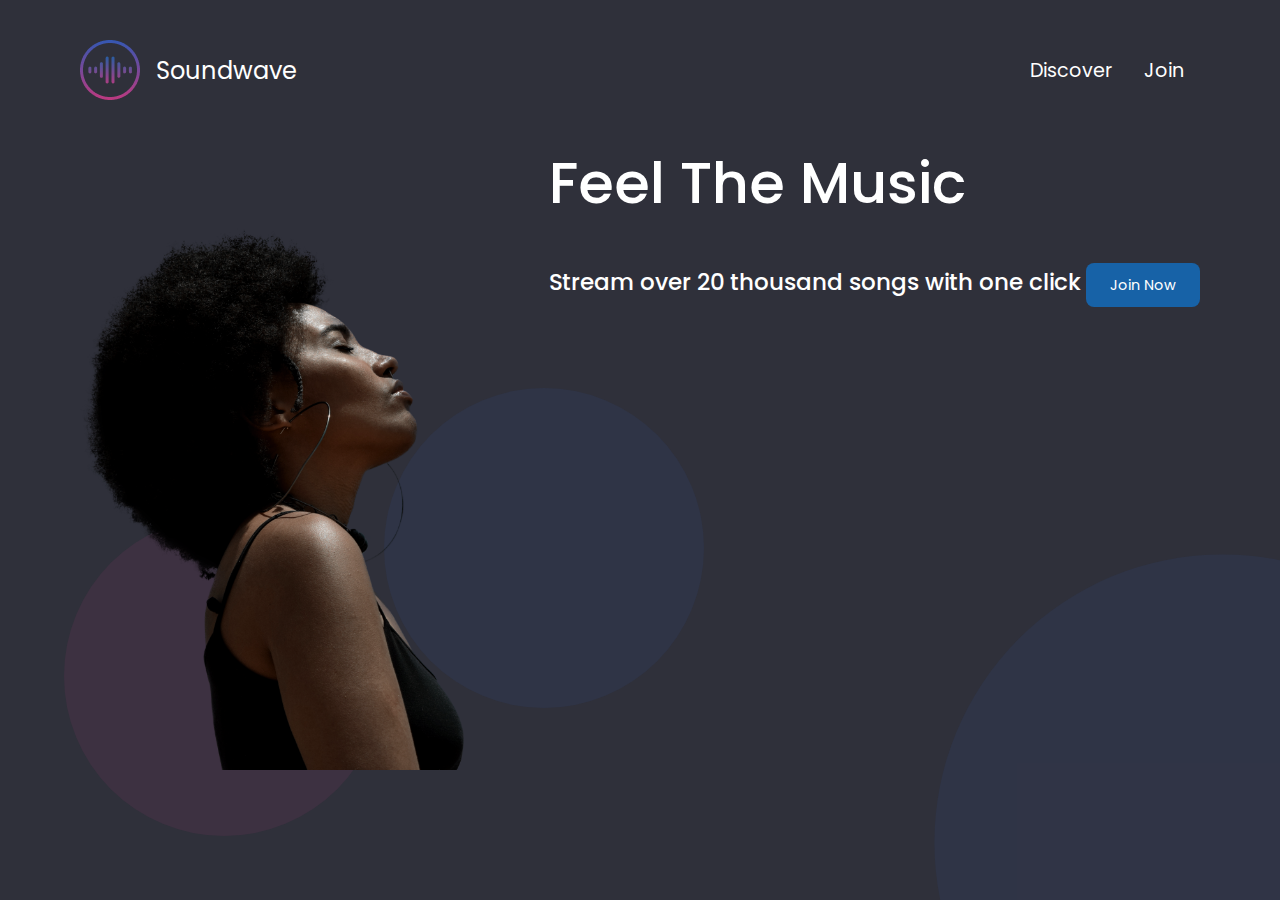
<file: index.html>
<!DOCTYPE html>
<html lang="en">
<head>
  <meta charset="UTF-8">
  <meta name="viewport" content="width=device-width, initial-scale=1.0">
  <meta http-equiv="X-UA-Compatible" content="IE=edge">
  <meta name="viewport" content="width=device-width, initial-scale=1.0">
  <link rel="stylesheet" href="styles.css">
  <link rel="stylesheet" href="index.css">
  <title>Soundwave</title>
</head>
<body class="container full-height-grow">
  <header class="main-header">
      <a href="/" class="brand-logo">
        <img src="images/logo.png">
        <div class="brand-logo-name">Soundwave</div>
      </a>
      <nav class="main-nav">
          <ul>
              <li><a href="discover.html">Discover</a></li>
              <li><a href="join.html">Join</a></li>
          </ul>
      </nav>
  </header>
  <section class="home-main-section">
    <div class="img_wrapper">
      <div class="lady-image"></div>
    </div>
    <div class="call-to-action"></div>
    <div>
      <h1 class="title">Feel The Music</h1>
      <span class="subtitle">Stream over 20 thousand songs with one click</span>
      <a href="join.html" class="btn">Join Now</a>
    </div>
  </section>
  <div class="home-page-circle-1"></div>
  <div class="home-page-circle-2"></div>
  <div class="home-page-circle-3"></div>
</body>
</html>
</file>
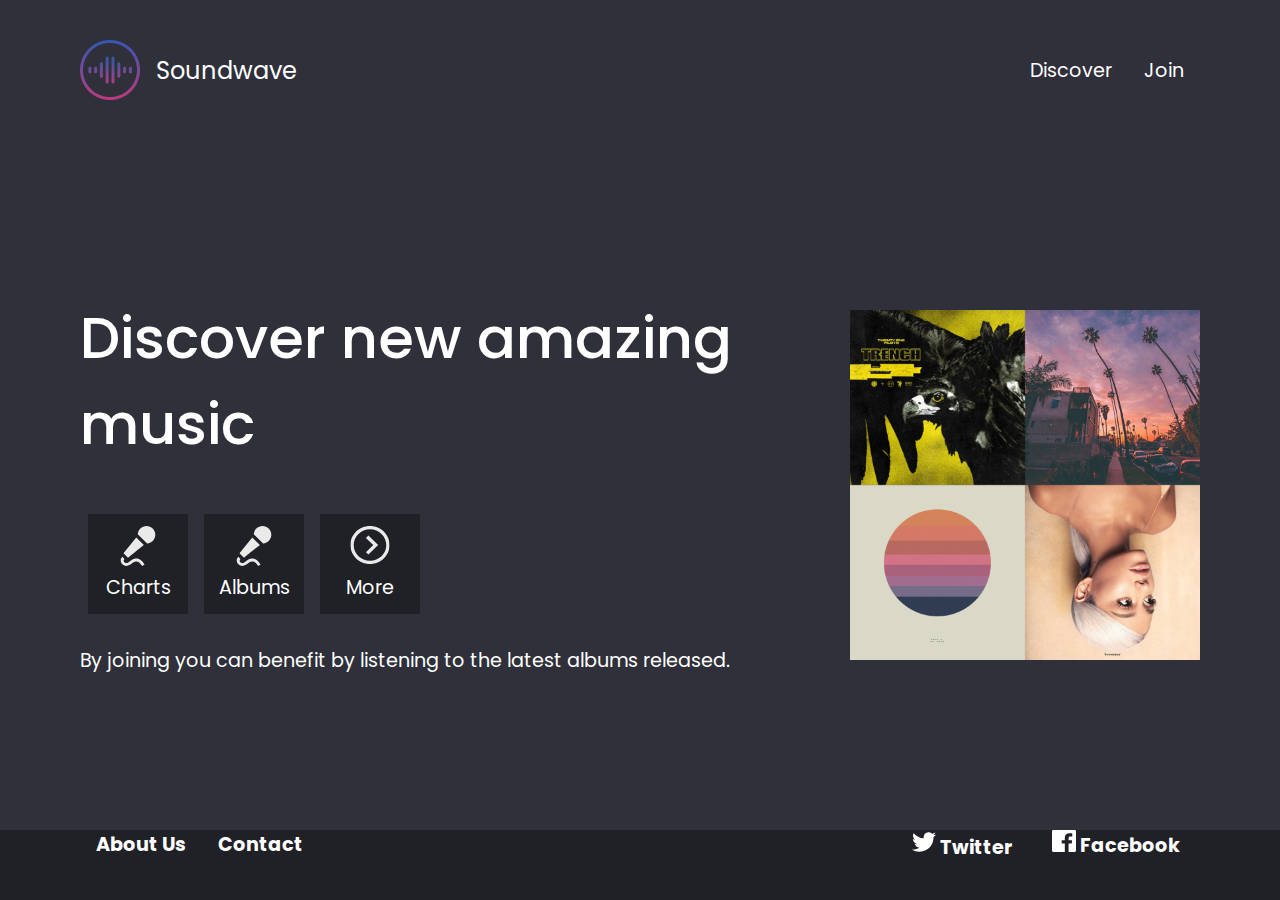
<file: discover.html>
<!DOCTYPE html>
<html lang="en">
<head>
  <meta charset="UTF-8">
  <meta name="viewport" content="width=device-width, initial-scale=1.0">
  <meta http-equiv="X-UA-Compatible" content="IE=edge">
  <meta name="viewport" content="width=device-width, initial-scale=1.0">
  <link rel="stylesheet" href="styles.css">
  <link rel="stylesheet" href="discover.css">
  <title>Soundwave - Discover</title>
</head>
<body class="full-height-grow">
    <div class="container full-height-grow">
        <header class="main-header">
            <a href="/" class="brand-logo">
                <img src="images/logo.png">
                <div class="brand-logo-name">Soundwave</div>
            </a>
            <nav class="main-nav">
                <ul>
                    <li><a href="discover.html">Discover</a></li>
                    <li><a href="join.html">Join</a></li>
                </ul>
            </nav>
        </header>
      <section class="discover-main-section">
        <div class="call-to-action">
           <h1 class="title">Discover new amazing music</h1> 
           <div class="icon-section">
               <div class="icon">
                   <img src="images/microphone.svg">
                   Charts
               </div>
               <div class="icon">
                    <img src="images/microphone.svg">
                    Albums
                </div>
                <div class="icon">
                    <img src="images/more.svg">
                    More
                </div>
           </div>
         By joining you can benefit by listening to the latest albums released. 
        </div>
        <img class="covers-image" src="images/covers.jpg">
      </section>  
    </div>
  <footer class="main-footer">
      <div class="container">
          <nav class="footer-nav">
              <ul>
                  <li><a href="#">About Us</a></li>
                  <li><a href="#">Contact</a></li>
              </ul>
          </nav>
          <nav class="footer-nav">
            <ul>
                <li>
                    <a href="#" class="social-link">
                    <img src="images/twitter.svg">
                    Twitter    
                    </a>
                  </li>
                <li> 
                    <a href="#" class="social-link">
                    <img src="images/facebook.svg">
                    Facebook    
                    </a>
                </li>
            </ul>
        </nav>
      </div>
  </footer>
</body>
</html>
</file>
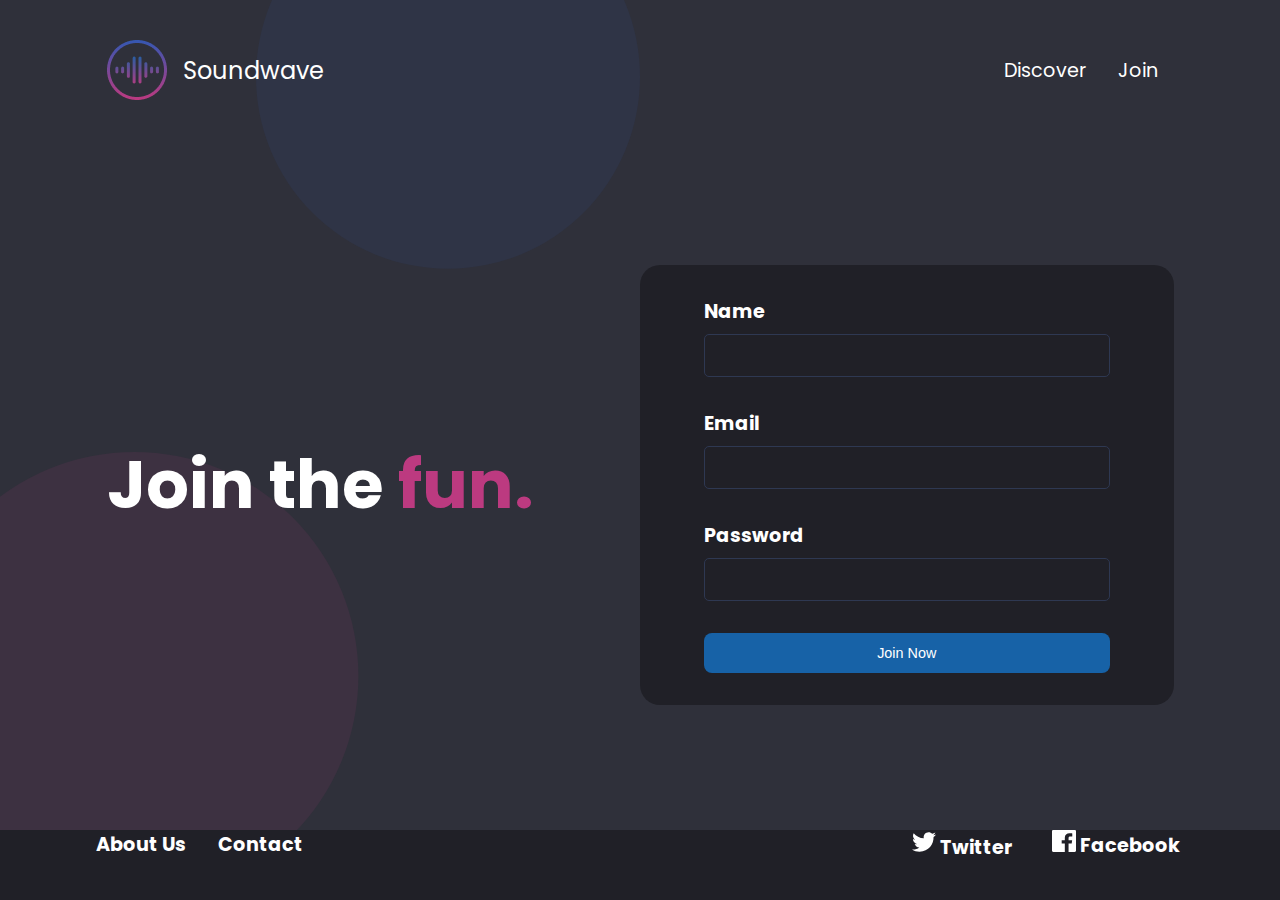
<file: join.html>
<!DOCTYPE html>
<html lang="en">
<head>
  <meta charset="UTF-8">
  <meta name="viewport" content="width=device-width, initial-scale=1.0">
  <meta http-equiv="X-UA-Compatible" content="IE=edge">
  <meta name="viewport" content="width=device-width, initial-scale=1.0">
  <link rel="stylesheet" href="styles.css">
  <link rel="stylesheet" href="join.css">
  <title>Soundwave - Join</title>
</head>
<body class="full-height-grow">
    <div class="container full-height-grow">
        <header class="main-header">
            <a href="/" class="brand-logo">
                <img src="images/logo.png">
                <div class="brand-logo-name">Soundwave</div>
            </a>
            <nav class="main-nav">
                <ul>
                    <li><a href="discover.html">Discover</a></li>
                    <li><a href="join.html">Join</a></li>
                </ul>
            </nav>
        </header>
      <section class="join-main-section">
        <h1 class="join-text">
            Join the
        <span class="accent-text">fun.</span>    
        </h1>
        <form class="join-form">
            <div class="input-group">
                <label>Name</label>
                <input type="text"> 
             </div>
            <div class="input-group">
               <label>Email</label>
               <input type="email"> 
            </div>
            <div class="input-group">
                <label>Password</label>
                <input type="password"> 
             </div>
             <div class="input-group">
                <button type="submit" class="btn">Join Now</button> 
            </div>    
        </form>
      </section>
    </div>
    <div class="join-page-circle-1"></div>
    <div class="join-page-circle-2"></div>
  <footer class="main-footer">
      <div class="container">
          <nav class="footer-nav">
              <ul>
                  <li><a href="#">About Us</a></li>
                  <li><a href="#">Contact</a></li>
              </ul>
          </nav>
          <nav class="footer-nav">
            <ul>
                <li>
                    <a href="#" class="social-link">
                    <img src="images/twitter.svg">
                    Twitter    
                    </a>
                  </li>
                <li> 
                    <a href="#" class="social-link">
                    <img src="images/facebook.svg">
                    Facebook    
                    </a>
                </li>
            </ul>
        </nav>
      </div>
  </footer>
</body>
</html>
</file>
<file: styles.css>
@import url('https://fonts.googleapis.com/css?family=Poppins:400,500,700');

*, *::before, *::after {
    box-sizing: border-box;
}

body {
padding: 0;
margin: 0;
background-color: #2F303A;
font-family: Poppins, sans-serif;
font-size: 1.2rem;
color: white;
min-height: 100vh;
}

.full-height-grow {
    display: flex;
    flex-direction: column;
}

.brand-logo {
    display: flex;
    align-items: center;
    font-size: 1.25em;
    color: inherit;
    text-decoration: none;
}

.brand-logo-name {
    margin-left: 1rem;
}

.main-nav ul, .footer-nav ul {
    display: flex;
    margin: 0;
    padding: 0;
    list-style: none;
}

.main-nav a, .footer-nav a {
    color: inherit;
    text-decoration: none;
    padding: 1rem;
}

.main-nav a:hover, .footer-nav a:hover {
    color: #adadad;

}

.main-header, .main.footer {
    display: flex;
    justify-content: space-between;
    align-items: center;
}
.main-header {
    height: 140px;
}

.main-footer {
    height: 70px;
    background-color: #202027;
    font-weight: bold;
}

.social-link{
    width: 1em;
    margin: .25rem;
}

.main-footer .container {
    display: flex;
    justify-content: space-between;
}

.container {
    max-width: 1200px;
    margin: 0 auto;
    padding: 0 40px;
    flex-grow: 1;
    
}

.title {
    font-weight: 500;
    font-size: 3em;
    margin-top: 0;
}

.subtitle {
    font-weight: 500;
    font-size: 1.2em;
    margin-bottom: 2rem;
}

.btn {
    color: white;
    background-color: #1762a7;
    padding: .75rem 1.5rem;
    border-radius: 0.5rem;
    text-decoration: none;
    font-size: .9rem;
    outline: none;
    border: none;
    cursor: pointer;
}

.btn:hover {
    background-color: #2180d8;
}

.btn:focus {
    background-color: #2796ff;
}
</file>
<file: index.css>
.home-main-section {
    display: flex;
    align-items: stretch;
    justify-content: space-between;
    flex-grow: 1;
}

.home-main-section .img-wrapper {
    flex-grow: 1;
    flex-direction: column;
    display: flex;
    align-items: stretch;
    justify-content: flex-end;
}

.home-main-section .lady-image {
    background-image: url(images/landing-page-girl.png);
    flex-grow: 1;
    width: 100%;
    height: 100%;
    max-height: 70vh;
    min-width: 30vw;
    min-height: 10vw;
    background-size: contain;
    background-repeat: no-repeat;
    background-position: bottom left;
}

.home-main-section .call-to-action {
    display: flex;
    flex-direction: column;
    align-items: flex-start;
    margin: 1rem;
    align-self: center;
}

@media (max-width: 900px) {
    .home-main-section .img-wrapper{
        display: none;
    }
    .home-main-section {
        justify-content: center;
    }
}

.home-page-circle-1 {
    position: absolute;
    width: 25vw;
    height: 25vw;
    border-radius: 50%;
    background-color: rgb(188, 58, 128, .1);
    bottom: 5vw;
    left: 5vw;
    z-index: -1;
}

.home-page-circle-2 {
    position: absolute;
    width: 25vw;
    height: 25vw;
    border-radius: 50%;
    background-color: rgb(52, 87, 178, .1);
    bottom: 15vw;
    left: 30vw;
    z-index: -1;
}

.home-page-circle-3 {
    position: absolute;
    overflow: hidden;
    width: 45vw;
    height: 45vw;
    bottom: 0;
    right: 0;
    z-index: -1;
}

.home-page-circle-3::before{
    content: '';
    transform: translate(40%, 40%);
    position: absolute;
    height: 100%;
    width: 100%;
    border-radius: 50%;
    background-color: rgb(52, 87, 178, .1);
}
</file>
<file: discover.css>
.discover-main-section {
  display: flex;
  align-items: center;
  justify-content: space-between;
  flex-grow: 1;
}

.discover-main-section .covers-image{
  width: 30vw;
  margin-left: 2rem;
  height: auto;
  max-width: 350px;
}

.icon-section {
  display: flex;
}

.icon {
  display: flex;
  flex-direction: column;
  justify-content: space-between;
  align-items: center;
  margin: .5rem;
  padding: .75rem;
  width: 100px;
  height: 100px;
  background-color: #202027;
  margin-bottom: 2rem;
}

.icon img {
  width: 40px;
}

@media (max-width: 800px){
  .discover-main-section {
    flex-direction: column;
    justify-content: center;
  }

  .discover-main-section .covers-image {
    margin-top: 2rem;
    height: 30vw;
    width: auto;
  }
}
</file>
<file: join.css>
.join-main-section {
    display: flex;
    justify-content: space-between;
    align-items: center;
    flex-grow: 1;
}

.join-text {
    font-size: 3.5em;
    font-weight: bold;
    margin: 0;
}

.accent-text {
    color: #BC3A80;
}

.join-form {
    background-color: #202027;
    width: 50vw;
   max-width: 50%;
   padding: 2rem 4rem;
   border-radius: 20px; 
}

.input-group {
    margin-bottom: 2rem;
    display: flex;
    flex-direction: column;
}

.input-group:last-child {
    margin-bottom: 0;
}

.input-group label {
    font-weight: bold;
    margin-bottom: .5rem;
}

.input-group input {
    outline: none;
    background: none;
    border: 1px solid #2E3852;
    font-size: 1em;
    padding: .5em;
    color: inherit;
    border-radius: 5px;
}

.input-group input:focus {
    border-color: #596da0;
}

@media (max-width: 900px) {
    .join-main-section {
        flex-direction: column;
        justify-content: center;
    }

    .join-form {
        width: 80vw;
        max-width: inherit;
        margin: 2rem 0;
    }
}

.join-page-circle-1 {
    position: absolute;
    overflow: hidden;
    width: 35vw;
    height: 35vw;
    bottom: 0;
    left: 0;
    z-index: -1;
}

.join-page-circle-1::before{
    content: '';
    transform: translateX(-20%);
    position: absolute;
    height: 100%;
    width: 100%;
    border-radius: 50%;
    background-color: rgb(188, 58, 128, .1);
}

.join-page-circle-2 {
    position: absolute;
    overflow: hidden;
    width: 30vw;
    height: 30vw;
    top: 0;
    left: 20vw;
    z-index: -1;
}

.join-page-circle-2::before{
    content: '';
    transform: translateY(-30%);
    position: absolute;
    height: 100%;
    width: 100%;
    border-radius: 50%;
    background-color: rgb(52, 87, 178, .1);
}
</file>
